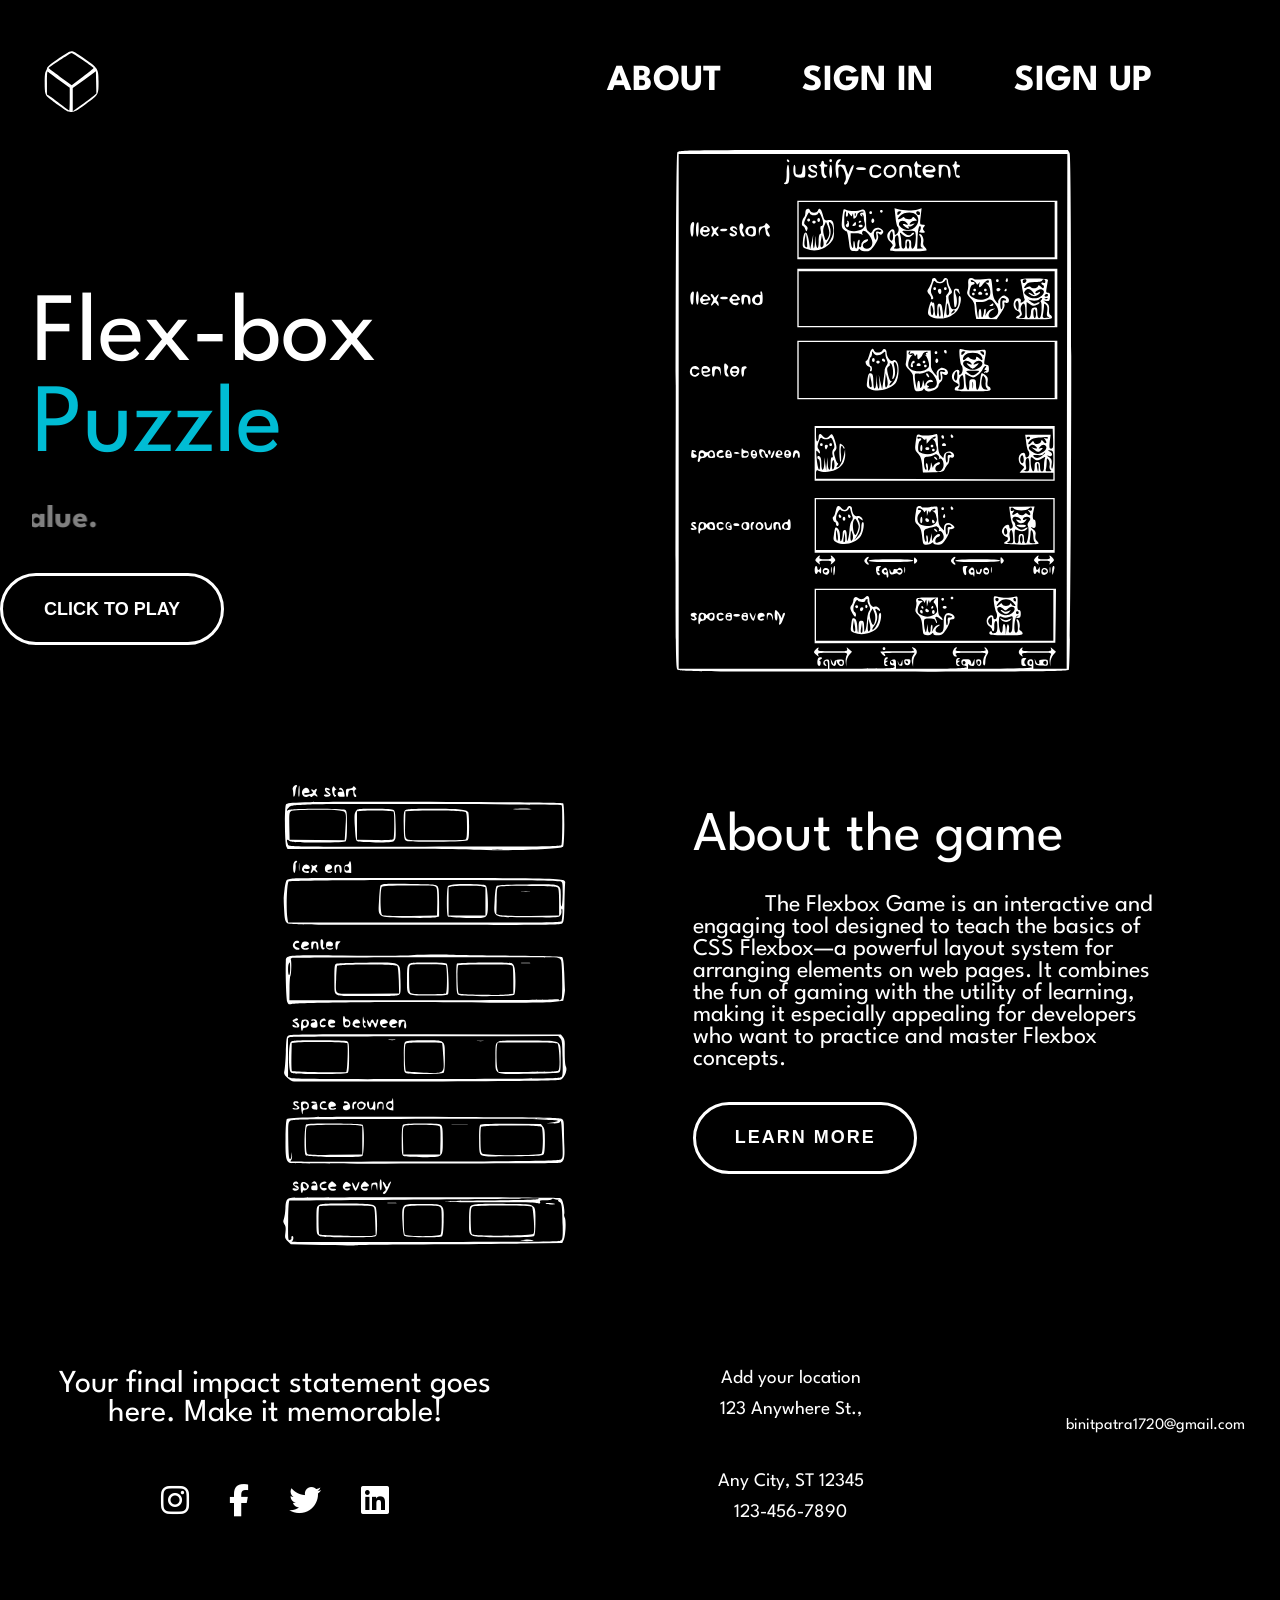
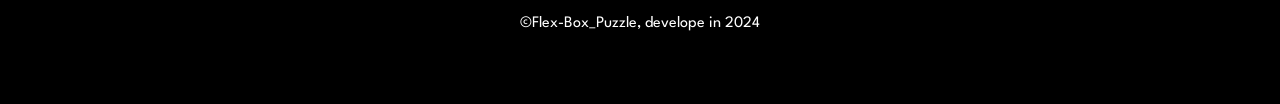
<file: front_page/index.html>
<!DOCTYPE html>
<html lang="en">

<head>
    <meta charset="UTF-8">
    <meta name="viewport" content="width=device-width, initial-scale=1.0">
    <title>Flex-box Puzzle</title>
    <link rel="stylesheet" href="https://cdnjs.cloudflare.com/ajax/libs/font-awesome/6.7.2/css/all.min.css"
        integrity="sha512-Evv84Mr4kqVGRNSgIGL/F/aIDqQb7xQ2vcrdIwxfjThSH8CSR7PBEakCr51Ck+w+/U6swU2Im1vVX0SVk9ABhg=="
        crossorigin="anonymous" referrerpolicy="no-referrer" />
    <link href="https://fonts.googleapis.com/css2?family=League+Spartan:wght@400;700&display=swap" rel="stylesheet">
    <link rel="stylesheet" href="style1.css">

   <body>
    <!-- navbar -->
    <section class="nav-sec">
        <nav>
            <div class="logo">
                <img src="logo.svg" alt="Website Logo">
            </div>
            <label for="toggler"><i class="fa-solid fa-bars"></i></label>
            <input type="checkbox" id="toggler">
            <div class="nav-links">

                <a href="#">ABOUT</a>
                <a href="#">SIGN IN</a>
                <a href="#">SIGN UP</a>
            </div>
        </nav>
    </section>

    <!-- body-1 -->
    <section class="body1">
        <div class="co">
            <div class="co0">Flex-box <span>Puzzle</span></div>
            <div class="co1">
                <marquee behavior="scroll" direction="right">Expertise. Commitment. Value.</marquee>
            </div>
            <a href="/Flexbox_Puzzle_Game-b-u-g-b-o-u-n-t-y/level_page/level.html"><button class="body1-button">click to
                    play</button></a>
        </div>
        <div class="img">
            <img src="first.svg">
        </div>
    </section>
    <!-- body-2 -->
    <section class="body2">
        <div class="img2">
            <img src="second.svg" alt="">
        </div>
        <div class="co-0">
            <div class="co2">About the game</div>
            <div class="co3">&nbsp; &nbsp; &nbsp; &nbsp; &nbsp; &nbsp; The Flexbox Game is an interactive and engaging
                tool designed to teach the basics of CSS Flexbox—a
                powerful layout system for arranging elements on
                web pages. It combines the fun of gaming with the
                utility of learning, making it especially appealing for
                developers who want to practice and master Flexbox
                concepts.</div>
            <button>Learn more</button>
        </div>
    </section>
    <!-- upper footer part -->
    <footer class="upper-footer">
        <section1 class="upper-footer-content1">
            <div class="upper-footer-content1-01">Your final impact statement goes
                here. Make it memorable!</div>
            <div class="upper-footer-content1-socialmedia-links">
                <ul>
                    <a href="#"><i class="fa-brands fa-instagram" id="social"></i></a>
                    <a href="#"><i class="fa-brands fa-facebook-f" id="social"></i></a>
                    <a href="#"><i class="fa-brands fa-twitter" id="social"></i></a>
                    <a href="#"><i class="fa-brands fa-linkedin" id="social"></i></a>
                </ul>
            </div>
        </section1>
        <section2 class="upper-footer-content2">
            <div class="upper-footer-upper-content">
                <div>Add your location</div>
                <div>123 Anywhere St.,</div>
            </div>
            <div class="upper-footer-lower-content">
                <div>Any City, ST 12345</div>
                <div>123-456-7890</div>
            </div>
        </section2>
        <section3 class="upper-footer-content3">
            <a href="binitpatra1720@gmail.com" target="blank">binitpatra1720@gmail.com</a>
        </section3>
    </footer>
    <!-- footer part -->
    <footer2>
        <div>
            <span>&copy;Flex-Box_Puzzle, develope in 2024 </span>
        </div>
    </footer2>
    </body>

</html>
</file>
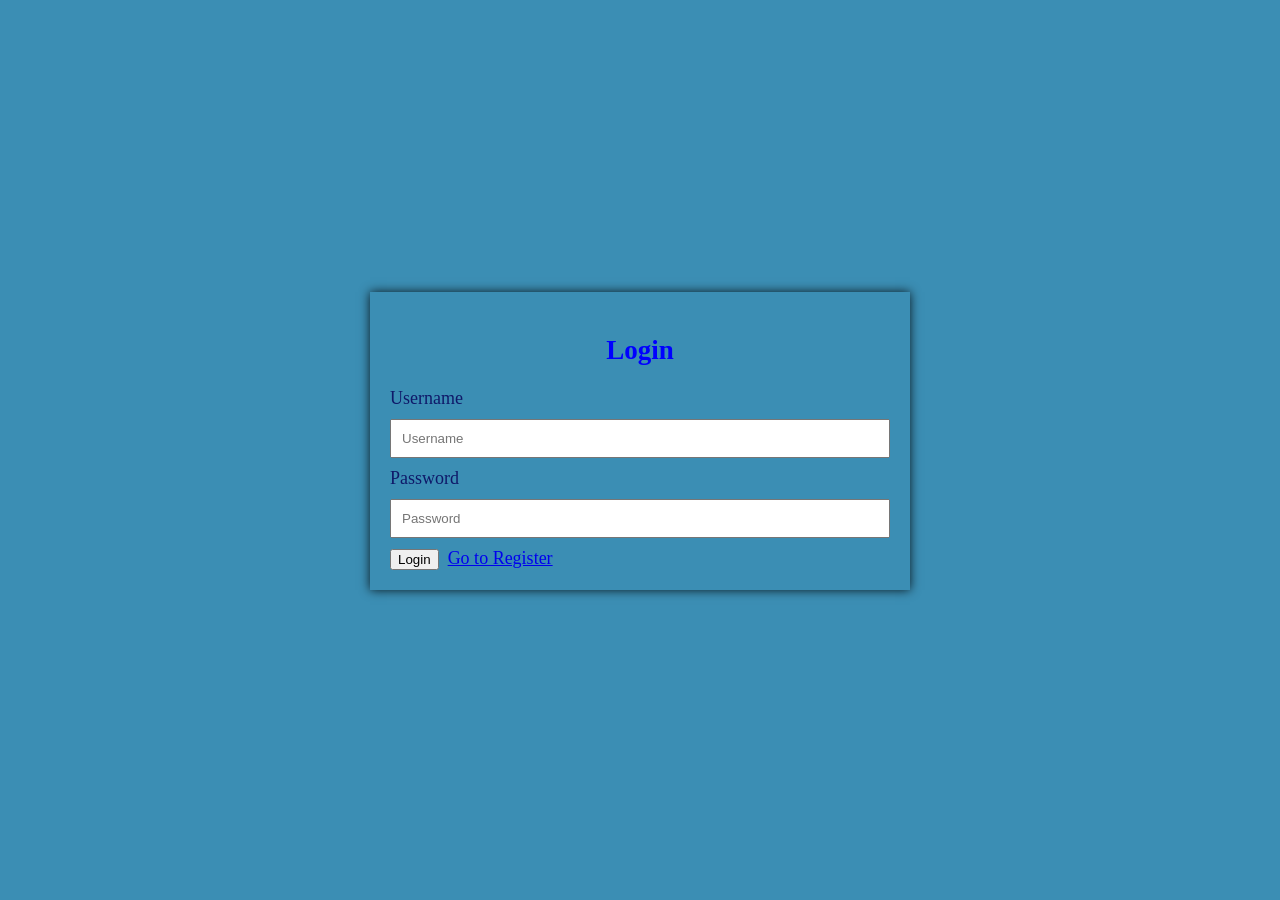
<file: font_page/login.html>
<html>
  <head>
    <title>Login</title>
    <style>
      body {
        display: flex;
        justify-content: center;
        align-items: center;
        background-color: #3b8eb4;
      }
      form {
        width: 500px;
        padding: 20px;
        box-shadow: 0 0 10px rgba(0, 0, 0, 0.836);
      }
      input {
        width: 100%;
        margin: 10px 0;
        padding: 10px;
        box-sizing: border-box;
      }

      #loginForm{
        color: rgb(15, 25, 105);
        font-size: large;
      }
    </style>
  </head>
  <body>
    <form id="loginForm">
      <h2 style="color: blue; text-align: center;">Login</h2>
      <label for="username">Username</label>
      <input type="text" id="username" placeholder="Username" required />
      <label for="password">Password</label>
      <input type="password" id="password" placeholder="Password" required />
      <button type="submit">Login</button>
      &nbsp;<a href="register.html">Go to Register</a>
    </form>

    <script>
      document
        .getElementById("loginForm")
        .addEventListener("submit", function (event) {
          event.preventDefault();
          const username = document.getElementById("username").value;
          const password = document.getElementById("password").value;

          const user = localStorage.getItem(username);

          if (user) {
            const parsedUser = JSON.parse(user);
            if (parsedUser.password === password) {
              localStorage.setItem("user", JSON.stringify(parsedUser));
              window.location.href = "/Flexbox_Puzzle_Game-b-u-g-b-o-u-n-t-y/level_page/level.html";
            } else {
              alert("Incorrect password !!! plz Try again");
            }
          } else {
            alert("User not found");
          }
        });
    </script>
  </body>
</html>
</file>
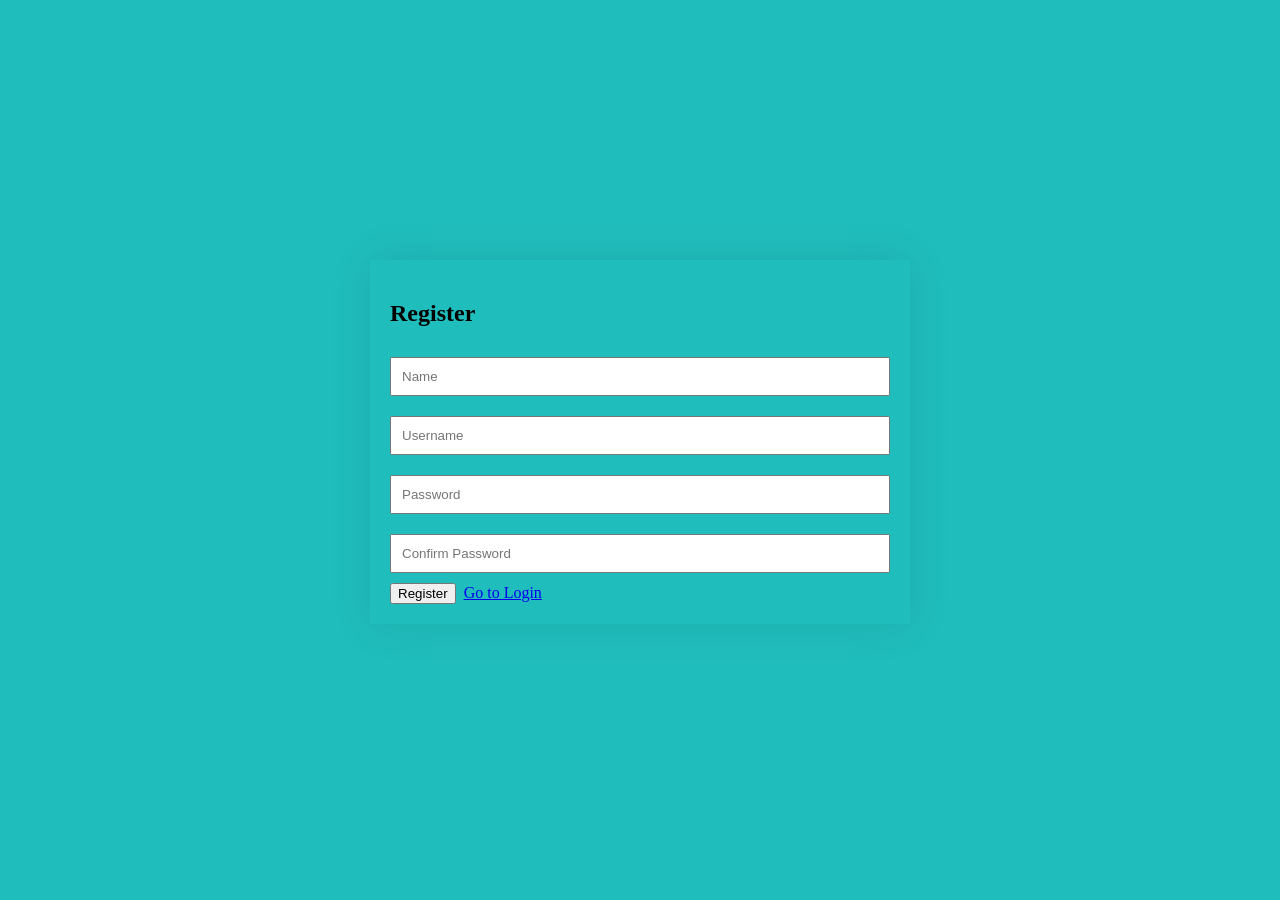
<file: font_page/register.html>
<html>
  <head>
    <title>Register</title>
    <style>
      body {
        display: flex;
        justify-content: center;
        align-items: center;
        background-color: #20bdbd;
      }
      form {
        width: 500px;
        padding: 20px;
        box-shadow: 0 0 40px rgba(0, 0, 0, 0.1);
        color: rgb(0, 0, 0);
      }
      input {
        width: 100%;
        margin: 10px 0;
        padding: 10px;
        box-sizing: border-box;
      }
    </style>
  </head>
  <body>
    <form id="registerForm">
      <h2>Register</h2>
      <input type="text" id="name" placeholder="Name" required />
      <input type="text" id="username" placeholder="Username" required />
      <input type="password" id="password" placeholder="Password" required />
      <input
        type="password"
        id="confirmPassword"
        placeholder="Confirm Password"
        required
      />
      <button type="submit">Register</button>
      &nbsp;<a href="login.html">Go to Login</a>
    </form>

    <script>
      document
        .getElementById("registerForm")
        .addEventListener("submit", function (event) {
          event.preventDefault();
          const name = document.getElementById("name").value;
          const username = document.getElementById("username").value;
          const password = document.getElementById("password").value;
          const confirmPassword =
            document.getElementById("confirmPassword").value;

          if (password !== confirmPassword) {
            alert("Passwords do not match");
            return;
          }

          const user = {
            name: name,
            username: username,
            password: password,
          };

          localStorage.setItem(username, JSON.stringify(user));
          alert("Registration successful! Please login.");
          window.location.href = "login.html";
        });
    </script>
  </body>
</html>
</file>
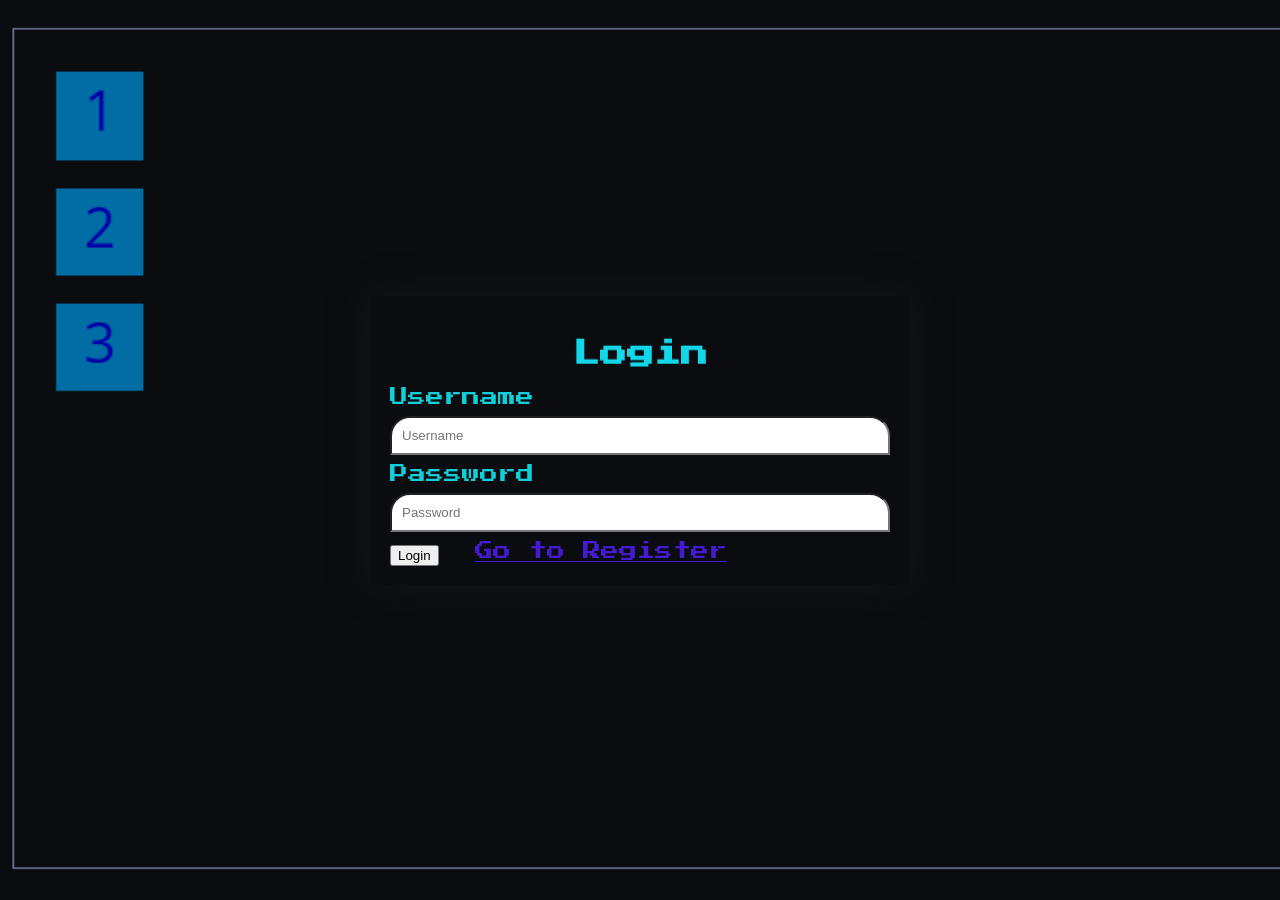
<file: front_page/login.html>
<html>
  <head>
    <title>Login</title>
    <style>
    @import url('https://fonts.googleapis.com/css2?family=Montserrat:ital,wght@0,100..900;1,100..900&family=Press+Start+2P&display=swap');

      body {
        display: flex;
        justify-content: center;
        align-items: center;
        background-color: #305862f9;
        background-image: url(LOREGI.png);
        background-size: cover;
        font-family: "Press Start 2P", serif;
      }
      form {
        width: 500px;
        padding: 20px;
        box-shadow: 0 0 30px rgba(20, 26, 25, 0.837);
      }
      input {
        width: 100%;
        margin: 10px 0;
        padding: 10px;
        box-sizing: border-box;
      }

      #loginForm{
        color: rgb(16, 207, 217);
        font-size: large;
      }
      #loginForm input{
        border-top-left-radius: 20px;
        border-top-right-radius: 20px;
      }
    
    </style>
  </head>
  <body>
    <form id="loginForm">
      <marquee behavior="slide" direction="up">
        <h2 style="color: rgb(18, 215, 233); text-align: center;">Login</h2>
      </marquee>
      
      <label for="username">Username</label>
      <input type="text" id="username" placeholder="Username" required />
      <label for="password">Password</label>
      <input type="password" id="password" placeholder="Password" required />
      <button type="submit">Login</button>
      &nbsp;<a href="register.html" style="color: rgb(69, 26, 211);">Go to Register</a>
    </form>

    <script>
      document
        .getElementById("loginForm")
        .addEventListener("submit", function (event) {
          event.preventDefault();
          const username = document.getElementById("username").value;
          const password = document.getElementById("password").value;

          const user = localStorage.getItem(username);

          if (user) {
            const parsedUser = JSON.parse(user);
            if (parsedUser.password === password) {
              localStorage.setItem("user", JSON.stringify(parsedUser));
              window.location.href = "/level_page/level.html";
            } else {
              alert("Incorrect password !!! plz Try again");
            }
          } else {
            alert("User not found");
          }
        });
    </script>
  </body>
</html>
</file>
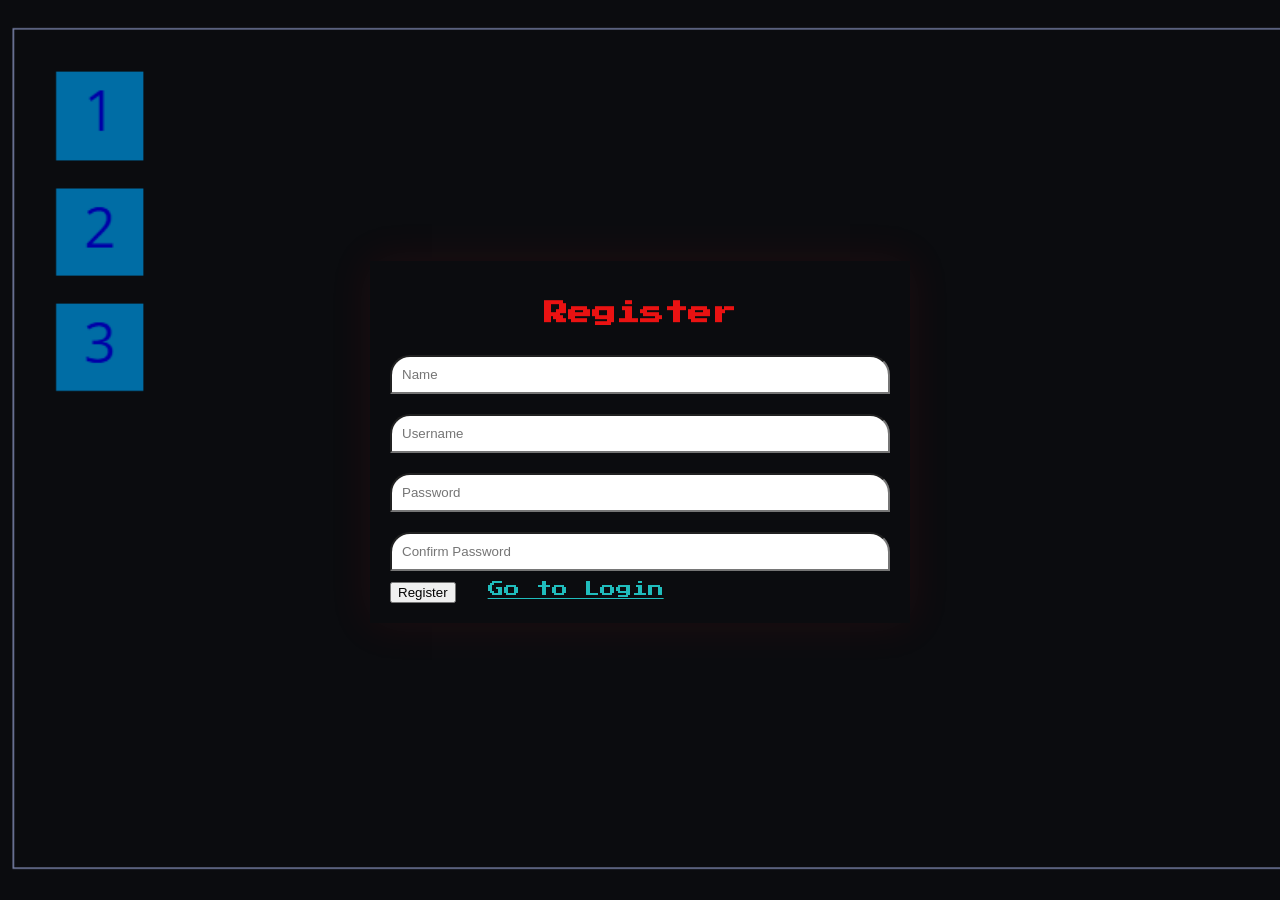
<file: front_page/register.html>
<html>
  <head>
    <title>Register</title>
    <style>
     @import url('https://fonts.googleapis.com/css2?family=Montserrat:ital,wght@0,100..900;1,100..900&family=Press+Start+2P&display=swap');
      body {
        display: flex;
        justify-content: center;
        align-items: center;
        background-color: #20bdbd;
        background-image: url(LOREGI.png);
        background-size: cover;
        font-family: "Press Start 2P", serif;
      }
      form {
        width: 500px;
        padding: 20px;
        box-shadow: 0 0 40px rgba(203, 33, 33, 0.1);
        color: rgb(234, 18, 18);
      }
      input {
        width: 100%;
        margin: 10px 0;
        padding: 10px;
        box-sizing: border-box;
      }

      #registerForm input{
        border-top-left-radius: 20px;
        border-top-right-radius: 20px;
      }
    </style>
  </head>
  <body>
    <form id="registerForm">
      <marquee behavior="slide" direction="up"><h2 style="text-align: center;">Register</h2></marquee>
      <input type="text" id="name" placeholder="Name" required />
      <input type="text" id="username" placeholder="Username" required />
      <input type="password" id="password" placeholder="Password" required />
      <input
        type="password"
        id="confirmPassword"
        placeholder="Confirm Password"
        required
      />
      <button type="submit">Register</button>
      &nbsp;<a href="login.html" style="color: #20bdbd;">Go to Login</a>
    </form>

    <script>
      document
        .getElementById("registerForm")
        .addEventListener("submit", function (event) {
          event.preventDefault();
          const name = document.getElementById("name").value;
          const username = document.getElementById("username").value;
          const password = document.getElementById("password").value;
          const confirmPassword =
            document.getElementById("confirmPassword").value;

          if (password !== confirmPassword) {
            alert("Passwords do not match");
            return;
          }

          const user = {
            name: name,
            username: username,
            password: password,
          };

          localStorage.setItem(username, JSON.stringify(user));
          alert("Registration successful! Please login.");
          window.location.href = "login.html";
        });
    </script>
  </body>
</html>
</file>
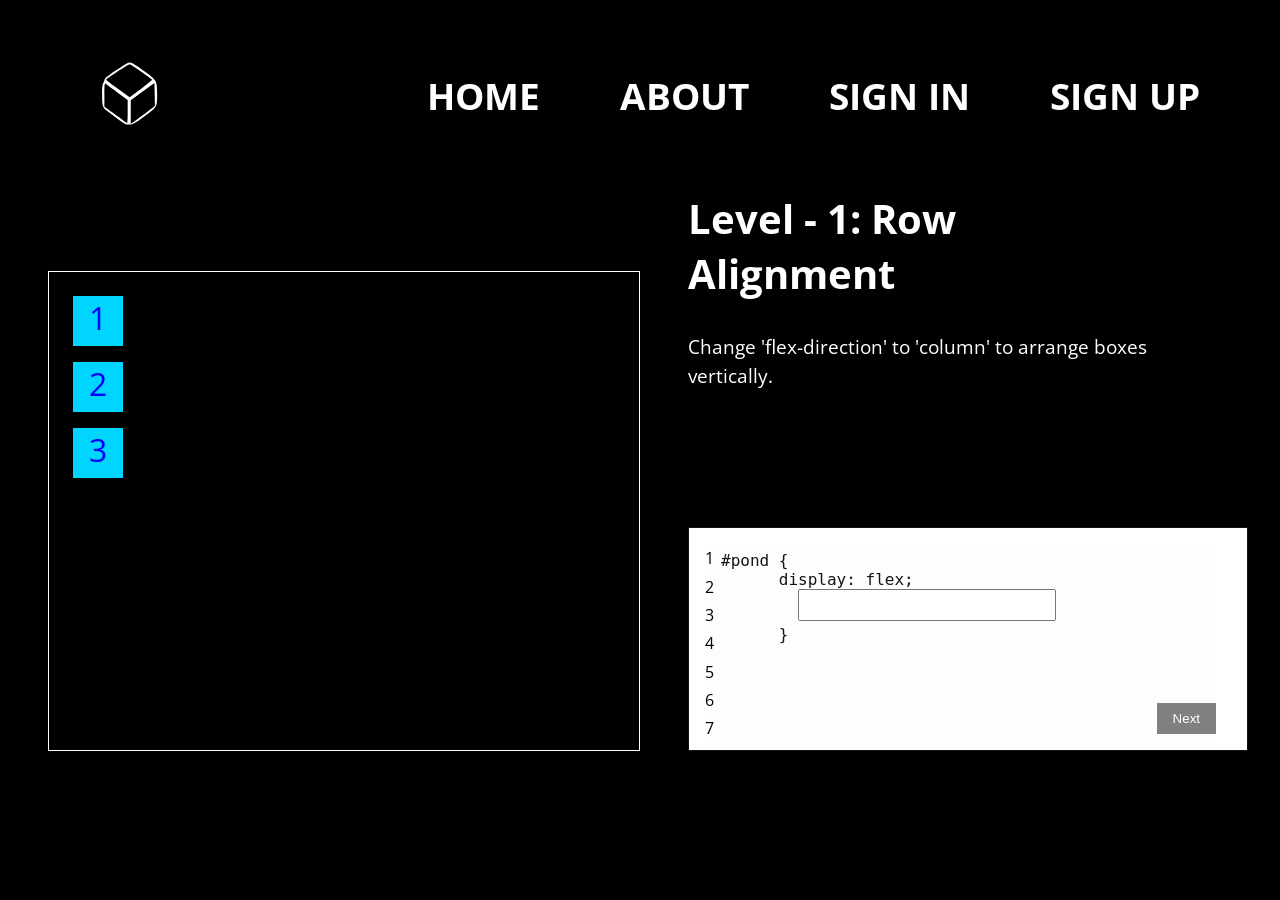
<file: level page/level.html>
<!DOCTYPE html>
<html lang="en">
<head>
    <meta charset="UTF-8">
    <meta name="viewport" content="width=device-width, initial-scale=1.0">
    <title>Flex-box Puzzle</title>
    <link rel="stylesheet" href="https://cdnjs.cloudflare.com/ajax/libs/font-awesome/6.7.2/css/all.min.css" integrity="sha512-Evv84Mr4kqVGRNSgIGL/F/aIDqQb7xQ2vcrdIwxfjThSH8CSR7PBEakCr51Ck+w+/U6swU2Im1vVX0SVk9ABhg==" crossorigin="anonymous" referrerpolicy="no-referrer" />
    <link rel="preconnect" href="https://fonts.googleapis.com">
    <link rel="stylesheet" href="level_style.css">
</head>

<body>
    <!-- Navbar -->
    <nav>
        <div class="navsvg">
            <img src="/front_page/svg/logo.svg" alt="Logo">
        </div>
        <label for="toggler"><i class="fa-solid fa-bars"></i></label>
        <input type="checkbox" id="toggler">
        <div class="menu">
            <a href="index.html">HOME</a>
            <a href="#">ABOUT</a>
            <a href="#">SIGN IN</a>
            <a href="#">SIGN UP </a>
        </div>
    </nav>
<main id="all">
    <!-- js literal create. -->
  
</main>
<div class="next">
    <button id="next" style="z-index: 1;">Next</button>
</div>
<section class="popup-container" id="popup">
    <div class="popup-outer-border">
        <div class="popup-inner-border">
            <p><i class="fa-solid fa-check"></i>  Congratulation! Correct Answer</p>
            <button class="button" id="close-popup-btn">click</button>
        </div></div>
</section>
    <script src="script.js"></script>
</body>

</html>
</file>
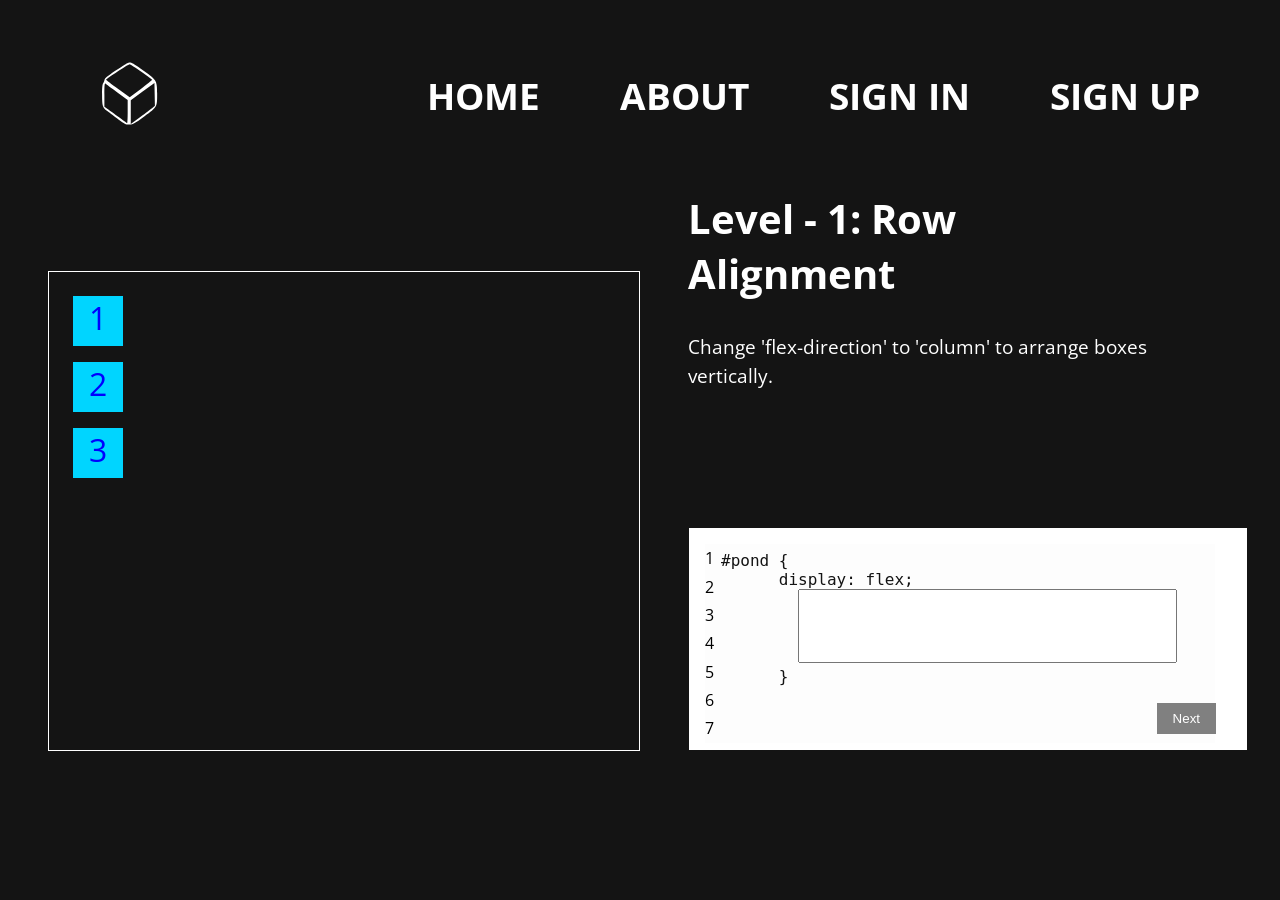
<file: level_page/level.html>
<!DOCTYPE html>
<html lang="en">
<head>
    <meta charset="UTF-8">
    <meta name="viewport" content="width=device-width, initial-scale=1.0">
    <title>Flex-box Puzzle</title>
    <link rel="stylesheet" href="https://cdnjs.cloudflare.com/ajax/libs/font-awesome/6.7.2/css/all.min.css" integrity="sha512-Evv84Mr4kqVGRNSgIGL/F/aIDqQb7xQ2vcrdIwxfjThSH8CSR7PBEakCr51Ck+w+/U6swU2Im1vVX0SVk9ABhg==" crossorigin="anonymous" referrerpolicy="no-referrer" />
    <link rel="preconnect" href="https://fonts.googleapis.com">
    <link rel="stylesheet" href="style.css">
</head>

<body>
    <!-- Navbar -->
    <nav>
        <div class="navsvg">
            <img src="logo.svg" alt="Logo">
        </div>
        <label for="toggler"><i class="fa-solid fa-bars"></i></label>
        <input type="checkbox" id="toggler">
        <div class="menu">
            <a href="/front_page/index.html">HOME</a>
            <a href="#">ABOUT</a>
            <a href="#">SIGN IN</a>
            <a href="#">SIGN UP </a>
        </div>
    </nav>
<main id="all">
    <!-- js literal create. -->
  
</main>
<div class="next">
    <button id="next" style="z-index: 1;">Next</button>
</div>
<section class="popup-container" id="popup">
<div class="popup-outer-border">
    <div class="popup-inner-border">
        <p><i class="fa-solid fa-check"></i>  Congratulation! Correct Answer</p>
        <button class="button" id="close-popup-btn">click</button>
    </div>
</div>
</section>
    <script src="script.js"></script>
</body>

</html>
</file>
<file: front_page/style1.css>
* {
    margin: 0;
    padding: 0;
    box-sizing: border-box;
}

body {
    background-color: black;
    color: white;
    font-family: 'League Spartan', sans-serif;
}
nav {
    display: flex;
    justify-content: space-between;
    align-items: center;
    padding: 1rem 2rem;
}
nav > .logo{
    display: flex;
    justify-content: flex-start;
}
.logo img {
    background-color: black;
    animation: upin 1s ease-out forwards;
}
@keyframes upin {
    0% {
      opacity: 0;
      transform: translatey(-100%);
    }
    100% {
      opacity: 1;
      transform: translatey(0);
    }
  }
.nav-links {
    display: flex;
    gap: 2.5rem;
    padding: 3rem;
    animation: downin 1s ease-out forwards;
}
@keyframes downin {
    0% {
      opacity: 0;
      transform: translatey(100%);
    }
    100% {
      opacity: 1;
      transform: translatey(0);
    }
  }
.nav-links a {
    text-decoration: none;
    color: white;
    font-size: 2rem;
    transition: color 0.3s ease;
    font-weight: bolder;
}

.nav-links a:hover {
    color: #00bcd4;
}

.body1{
    display: flex;
    justify-content: space-evenly;
    align-items: center;
    padding-bottom: 7rem ;
}
.co{
    width: 9rem;
}
.co0{
    padding: 5rem 0rem 0rem 2rem;
    font-size: 6.125rem;
    width: 30rem;
    animation: slideIn 1s ease-out forwards;
}
@keyframes slideIn {
    0% {
      opacity: 0;
      transform: translateX(-100%);
    }
    100% {
      opacity: 1;
      transform: translateX(0);
    }
  }
.co .co0 span{
    color: #00bcd4;
}
.co1{
    font-size: 2rem;
    width: 30rem;
    padding: 2rem 0rem 2rem 2rem;
    color: grey;
    font-weight: bold;
}

.co button{
    font-size: 18px;
    text-transform: uppercase;
    display: inline-block;
    text-align: center;
    font-weight: bold;
    padding: 0.7em 2em;
    border: 3px solid white;
    border-radius: 2px;
    position: relative;
    box-shadow: 0 2px 10px rgba(0, 0, 0, 0.16), 3px 6px rgba(0, 0, 0, 0.1);
    color: white;
    text-decoration: none;
    overflow: hidden;
    background-color: transparent;
    transition: 0.3s ease all;
    z-index: 1;
    border-radius: 50px;
    width: 14rem;
    height: 4.5rem;
}

.co button:before{
    transition: 0.5s all ease;
    position: absolute;
    top: 0;
    right: 100%;
    bottom: 0;
    opacity: 0;
    content: '';
    background-color: #00bcd4;
    z-index: -1;
}
.co button:hover,.co-0 button:focus{
    color: black;
    border: 3px solid black;
}
.co button:hover:before,.co-0 button:focus:before{
    transition: 1s all ease;
    left: 0;
    right: 0;
    opacity: 1;
}
.co button:active{
    transform: scale(0.9);
}
.img{
    margin: -2rem 15rem 0rem 33rem;

}
.img img{
    width: 25rem;
    height: 35rem;
    animation: downin 1s ease-out forwards;
}
.body2{
    display: flex;
    justify-content: space-evenly;
    align-items: center;
    padding: 3rem 0rem 5rem 10rem;
}

.img2{
    margin-top: -5rem;
}
.img2 img{
    width: 20rem;
    height: 30rem;
    animation: scroll linear;
    animation-timeline: view();
    animation-range: entry 0 cover 50%;
}
@keyframes scroll {
    from{
        opacity: 0;
        scale: 0.5;
    }
    to{
        opacity: 1;
        scale: 1;
    }
}
.co-0{
    display: flex;
    justify-content: center;
    flex-direction: column;
    width: 30rem;
    gap: 2rem;
    margin-top: -8rem;
    animation: scroll linear;
    animation-timeline: view();
    animation-range: entry 0 cover 50%;
}   
.co2{
    font-size: 3.5rem;
}
.co3{
    font-size: 1.5rem;
}
.co-0 button{
    font-size: 18px;
    letter-spacing: 2px;
    text-transform: uppercase;
    display: inline-block;
    text-align: center;
    font-weight: bold;
    padding: 0.7em 2em;
    border: 3px solid white;
    border-radius: 2px;
    position: relative;
    box-shadow: 0 2px 10px rgba(0, 0, 0, 0.16), 3px 6px rgba(0, 0, 0, 0.1);
    color: white;
    text-decoration: none;
    overflow: hidden;
    background-color: transparent;
    transition: 0.3s ease all;
    z-index: 1;
    border-radius: 50px;
    width: 14rem;
    height: 4.5rem;
}
.co-0 button:before{
    transition: 0.5s all ease;
    position: absolute;
    top: 0;
    right: 100%;
    bottom: 0;
    opacity: 0;
    content: '';
    background-color: #00bcd4;
    z-index: -1;
}
.co-0 button:hover,.co-0 button:focus{
    color: black;
    border: 3px solid black;
}
.co-0 button:hover:before,.co-0 button:focus:before{
    transition: 1s all ease;
    left: 0;
    right: 0;
    opacity: 1;
}
.co-0 button:active{
    transform: scale(0.9);
}
.upper-footer{
    display: flex;
    justify-content: space-evenly;
    animation: scroll linear;
    animation-timeline: view();
    animation-range: entry 0 cover 20%;
}
.upper-footer-content1{
    font-size: 2rem;
    width: 30rem;
    text-align: center;
}
.upper-footer-content1 div{
    padding-top: 2rem;
}
.upper-footer-content1-socialmedia-links ul{
    text-align: center;
    font-size: 2rem;
    padding: 1.5rem 0rem;
}
.upper-footer-content1-socialmedia-links ul a{
    color: white;
}
#social{
    padding: 0rem 1rem;
}

.upper-footer-content2{
    font-size: 1.2rem;
    width: 30rem;
}
.upper-footer-upper-content{
    padding: 2rem 0rem .5rem 0rem;
    text-align: center;
}
.upper-footer-lower-content{
    padding: 2rem 0rem .5rem 0rem;
    text-align: center;
}
.upper-footer-upper-content div,.upper-footer-lower-content div{
    padding-bottom: .9rem;
}
.upper-footer-content3{
    text-align: center;
    padding-top: 5rem;
}
.upper-footer-content3 a{
    text-decoration: none;
    color: white;
}
footer2{
    display: flex;
    justify-content: center;
    height: 10rem;
    font-size: 1rem;
    text-align: center;
    align-items: center;
}

.nav-links{
    display: flex;
    gap: 2rem;
}
.nav-links a{
    text-decoration: none;
    color: white;
    font-size: 2.3rem;
    margin-right: 3rem;
    font-weight: bold;
}
nav {
    align-items: center;
}
#toggler,label {
    display: none;
}

/* responsive designs */
@media (max-width: 768px) {
    .body1, .body2{
        display: flex;
        flex-direction: column;
        margin-left: -15rem;
        padding-bottom: -2rem;
    }

    .nav-links a{
        width: max-content;
    }
    .co0 , .co1 , .body1-button {
        width: max-content;
        margin-left: -10rem;
    }
    .img img{
        padding-top: 5rem;
        margin-left: -7rem;
    }
    .co-0{
        padding: 10rem 0rem 0rem 4rem;
    }
}

@media (max-width: 480px) {
    label {
        display: inline-block;
        cursor: pointer;
        position: fixed;
        top: 2rem;
        right: .8rem;
        z-index: 10;
        width: 2.5rem;
        height: 2rem;
    }

    label i {
        font-size: 2.5rem;
    }

    .nav-links {
        display: none;
        flex-direction: column;
        position: fixed;
        top: 4rem;
        right: 0;
        background-color: #141414;
        width: 200px;
        gap: 1rem;
        padding: 1rem;
    }
    #toggler:checked ~ .nav-links {
        display: flex;
    }

    .nav-links a {
        text-align: center;
        font-size: 1.6rem;
        padding: 1rem 2.2rem 0rem 2.2rem;
    }
    .co .co0{
        font-size: 3rem ;
        margin-left: 4rem;
        max-width: 20rem;
    }

    .co .co1{
        font-size: 1.5rem;
        margin-left: .1rem;
    }
    .co button{
        margin-left: 4.5rem;
    }
    .img img {
        margin-left: -2rem;
    }
    .img2 img{
        margin-left: 5rem;
    }
    .co2{
        font-size: 3rem;
        margin-left: 4rem;
        max-width: 20rem;
    }
    .co3{
        font-size: 1.2rem;
        margin-left: 4rem;
        max-width: 20rem;
    }
    .co-0 button{
        margin-left: 4rem;
    }
    .upper-footer{
        display: flex;
        flex-direction: column;
    }
}
</file>
<file: level page/level_style.css>
@import url('https://fonts.googleapis.com/css2?family=Open+Sans:ital,wght@0,300..800;1,300..800&family=Ubuntu:ital,wght@0,300;0,400;0,500;0,700;1,300;1,400;1,500;1,700&display=swap');

* {
    margin: 0;
    padding: 0;
    box-sizing: border-box;
}
body {
    margin: 2rem;
    background-color: #000000;
    color: white;
    /* overflow: hidden; */
    font-family: "Open Sans", serif;
    padding: 0;
}
code{
    color: #00d5ff;
}
/* Navbar */
.navsvg img {
    width:  100px;
    height: 90px;
    margin: 0rem 0rem 0rem 3rem;
}

nav {
    display: flex;
    justify-content: space-between;
    align-items: center;
    padding: 1rem 0;
}

.menu {
    display: flex;
    gap: 2rem;
}

.menu a {
    text-decoration: none;
    color: white;
    font-size: 2.3rem;
    margin-right: 3rem;
    font-weight: bold;
}

#toggler, label {
    display: none;
}
.coding-pre{
    margin-top: -12rem;
    margin-left: 1rem;
}

.coding{
    background-color: white;
    color: #141414;
    width: 35rem;
}
.next{
    display: flex;
    justify-content: flex-end;
    margin-top: -3rem;
    margin-right: 2rem;
    z-index: 5;
}
.game{
    display: flex;
    gap: 2rem;
}
.center-part{
    display: flex;
    flex-direction: column;
}
.display-0{
   max-width: auto;
   height: 500px;
   display: flex;

   /* justify-content: center; */
}
.display{
    margin: 7rem 1rem 0 1rem ;
    height: 30rem !important;
}
.element{
    width: 50px;
    height: 50px;
    background-color: #00d5ff;
    margin: 8px;
    transition: all 0.5s ease;
    color: blue;
    font-size: xx-large;
    text-align: center;
}
.code{
    max-width: 30rem;
}
/* Center Part */
.center-part {
    display: flex;
    gap: 2rem;
    margin-top: 2rem;
    flex-direction: column;
    justify-content: flex-end;
}

.display {
    flex: 1;
    border: 1px solid white;
    height: 20rem;
    padding: 1rem;
}

.code {
    flex: 1;
}

    .level {
        font-size: 2.5rem;
        font-weight: bold;
        margin-bottom: 2rem;
    }

.code p {
    font-size: 1.2rem;
    line-height: 1.5;
}

.code-code1 {
    color: rgba(245, 222, 179, 0.32);
}

.coding {
    margin-top: 1rem;
    border: 1px solid ;
    padding: 1rem;
    height: 14rem;
}

.lines ul {
    list-style: none;
    padding-left: 0;
    background-color: rgba(245, 245, 245, 0.21);
    color: black;
    margin-right: 1rem;
}

.lines li {
    padding: 0.2rem 0;
}

.coding-pre {
    font-size: 1rem;
}

.next button {
    background-color: grey;
    color: white;
    padding: 0.5rem 1rem;
    border: none;
    cursor: pointer;
    z-index: 7;
}

.next button:hover {
    background-color: darkgrey;
}

#textarea{
    resize: none;
}
.popup-container{
    position: fixed;
    background-color: #141414de;
    top: 0;
    bottom: 0;
    left: 0;
    right: 0;
    display: none;    
}
.popup-container.show-popup{
    display: block;
}
.popup-outer-border {
   background-color: rgba(61, 61, 61, 0.753);
    height: 13rem;
    border: 1px solid rgb(0, 255, 110);
    padding: 1.5rem;
    position: absolute;
    left: 50%;
    top: 50%;
    /* display: ; */
    transform: translate(-50%,-50%);
    max-width: 100%;
    width: 30rem;
}
.popup-inner-border {
    border: 1px solid rgb(0, 255, 110);
    /* width: 18rem; */
    background-color: #000000d7;
    height: 9.5rem;
    border-radius: 2%;
}
.popup-inner-border p {
    color: #00d5ff;
    text-align: center;
    margin: 1.5rem;
    font-size: 25px;
}
.popup-inner-border button{
    position: absolute;
    left: 40%;
    top: 60%;
    background-color: transparent;
    font-size: 1rem;
    font-weight: bold;
    border: 2px solid white;
    color: rgb(132, 173, 209);
    width: 5rem;
    height: 2rem;
    transition: .4s linear;
}
.popup-inner-border button:hover{
    background-color: #00bcd4;
    color: black;
    border: 2px solid #00bcd4;

}

@media screen and (max-width: 768px) {
    body{
        overflow: scroll;
    }
    #toggler {
        display: none;
    }
    label {
        display: inline-block;
        cursor: pointer;
        position: fixed;
        top: 1rem;
        right: 1rem;
        z-index: 1000;
        width: 3rem;
        height: 3rem;
    }
    label i{
        font-size: 1.5rem;
    }
    .menu {
        display: none;
        flex-direction: column;
        position: fixed;
        top: 3rem;
        right: 0;
        background-color: #141414;
        width: 200px;
        gap: 1rem;
        padding: 1rem;
    }

    #toggler:checked ~ .menu {
        display: flex;
    }

    .menu a {
        text-align: center;
        font-size: 1rem;
    }
    .game{
        display: flex;
        flex-direction: column ;
        justify-content: center;
    }
    .display{
        margin: -.5rem;
    }
    .coding{
        width: auto;
    }
}
@media screen and (max-width: 480px) {
    body {
        margin: 1rem;
    }

    .display {
        padding: 1rem;
    }

    .coding {
        padding: 1rem;
        width: auto;
    }

    .level {
        font-size: 1.2rem;
    }

    .code p {
        font-size: 0.9rem;
    }

    .code li {
        font-size: 0.9rem;
    }

    .coding-pre {
        font-size: 0.8rem;
    }
    #textarea{
        width: 13rem;
    }

}
@media screen and (max-width: 240px){
    body {
        margin: 1rem;
    }

    .display {
        padding: 1rem;
    }

    .coding {
        padding: 1rem;
        width: auto;
    }

    .level {
        font-size: 1.2rem;
    }

    .code p {
        font-size: 0.9rem;
    }

    .code li {
        font-size: 0.9rem;
    }

    .coding-pre {
        font-size: 0.8rem;
    }
    #textarea{
        width: 6rem;
    }

    
}
</file>
<file: level_page/style.css>
@import url('https://fonts.googleapis.com/css2?family=Open+Sans:ital,wght@0,300..800;1,300..800&family=Ubuntu:ital,wght@0,300;0,400;0,500;0,700;1,300;1,400;1,500;1,700&display=swap');

* {
    margin: 0;
    padding: 0;
    box-sizing: border-box;
}
body {
    margin: 2rem;
    background-color: #141414;
    color: white;
    /* overflow: hidden; */
    font-family: "Open Sans", serif;
    padding: 0;
}
code{
    color: #00d5ff;
}
/* Navbar */
.navsvg img {
    width:  100px;
    height: 90px;
    margin: 0rem 0rem 0rem 3rem;
}

nav {
    display: flex;
    justify-content: space-between;
    align-items: center;
    padding: 1rem 0;
}

.menu {
    display: flex;
    gap: 2rem;
}

.menu a {
    text-decoration: none;
    color: white;
    font-size: 2.3rem;
    margin-right: 3rem;
    font-weight: bold;
}

#toggler, label {
    display: none;
}
.coding-pre{
    margin-top: -12rem;
    margin-left: 1rem;
}

.coding{
    background-color: white;
    color: #141414;
    width: 35rem;
}
.next{
    display: flex;
    justify-content: flex-end;
    margin-top: -3rem;
    margin-right: 2rem;
    z-index: 5;
}
.game{
    display: flex;
    gap: 2rem;
}
.center-part{
    display: flex;
    flex-direction: column;
}
.display-0{
   max-width: auto;
   height: 500px;
   display: flex;

   /* justify-content: center; */
}
.display{
    margin: 7rem 1rem 0 1rem ;
    height: 30rem !important;
}
.element{
    width: 50px;
    height: 50px;
    background-color: #00d5ff;
    margin: 8px;
    transition: all 0.5s ease;
    color: blue;
    font-size: xx-large;
    text-align: center;
}
.code{
    max-width: 30rem;
}
/* Center Part */
.center-part {
    display: flex;
    gap: 2rem;
    margin-top: 2rem;
    flex-direction: column;
    justify-content: flex-end;
}

.display {
    flex: 1;
    border: 1px solid white;
    height: 20rem;
    padding: 1rem;
}

.code {
    flex: 1;
}

    .level {
        font-size: 2.5rem;
        font-weight: bold;
        margin-bottom: 2rem;
    }

.code p {
    font-size: 1.2rem;
    line-height: 1.5;
}

.code-code1 {
    color: rgba(245, 222, 179, 0.32);
}

.coding {
    margin-top: 1rem;
    border: 1px solid ;
    padding: 1rem;
    height: 14rem;
}

.lines ul {
    list-style: none;
    padding-left: 0;
    background-color: rgba(245, 245, 245, 0.21);
    color: black;
    margin-right: 1rem;
}

.lines li {
    padding: 0.2rem 0;
}

.coding-pre {
    font-size: 1rem;
}

.next button {
    background-color: grey;
    color: white;
    padding: 0.5rem 1rem;
    border: none;
    cursor: pointer;
    z-index: 7;
}

.next button:hover {
    background-color: rgb(98, 210, 255);
}

#textarea{
    resize: none;
}
.popup-container{
    position: fixed;
    background-color: #141414de;
    top: 0;
    bottom: 0;
    left: 0;
    right: 0;
    display: none;    
}
.popup-container.show-popup{
    display: block;
}
.popup-outer-border {
   background-color: rgba(61, 61, 61, 0.753);
    height: 13rem;
    border: 1px solid rgb(0, 255, 110);
    padding: 1.5rem;
    position: absolute;
    left: 50%;
    top: 50%;
    /* display: ; */
    transform: translate(-50%,-50%);
    max-width: 100%;
    width: 30rem;
}
.popup-inner-border {
    border: 1px solid rgb(0, 255, 110);
    /* width: 18rem; */
    background-color: #000000d7;
    height: 9.5rem;
    border-radius: 2%;
}
.popup-inner-border p {
    color: #00d5ff;
    text-align: center;
    margin: 1.5rem;
    font-size: 25px;
}
.popup-inner-border button{
    position: absolute;
    left: 40%;
    top: 60%;
    background-color: transparent;
    font-size: 1rem;
    font-weight: bold;
    border: 2px solid white;
    color: rgb(132, 173, 209);
    width: 5rem;
    height: 2rem;
    transition: .4s linear;
}
.popup-inner-border button:hover{
    background-color: #00bcd4;
    color: black;
    border: 2px solid #00bcd4;

}
textarea{
    font-size: 20px;
    font-weight: 200;
}

@media screen and (max-width: 768px) {
    body{
        overflow: scroll;
    }
    #toggler {
        display: none;
    }
    label {
        display: inline-block;
        cursor: pointer;
        position: fixed;
        top: 1rem;
        right: 1rem;
        z-index: 1000;
        width: 3rem;
        height: 3rem;
    }
    label i{
        font-size: 1.5rem;
    }
    .menu {
        display: none;
        flex-direction: column;
        position: fixed;
        top: 3rem;
        right: 0;
        background-color: #141414;
        width: 200px;
        gap: 1rem;
        padding: 1rem;
    }

    #toggler:checked ~ .menu {
        display: flex;
    }

    .menu a {
        text-align: center;
        font-size: 1rem;
    }
    .game{
        display: flex;
        flex-direction: column ;
        justify-content: center;
    }
    .display{
        margin: -.5rem;
    }
    .coding{
        width: auto;
    }
}
@media screen and (max-width: 480px) {
    body {
        margin: 1rem;
    }

    .display {
        padding: 1rem;
    }

    .coding {
        padding: 1rem;
        width: auto;
    }

    .level {
        font-size: 1.2rem;
    }

    .code p {
        font-size: 0.9rem;
    }

    .code li {
        font-size: 0.9rem;
    }

    .coding-pre {
        font-size: 0.8rem;
    }
    #textarea{
        width: 13rem;
    }

}
@media screen and (max-width: 240px){
    body {
        margin: 1rem;
    }

    .display {
        padding: 1rem;
    }

    .coding {
        padding: 1rem;
        width: auto;
    }

    .level {
        font-size: 1.2rem;
    }

    .code p {
        font-size: 0.9rem;
    }

    .code li {
        font-size: 0.9rem;
    }

    .coding-pre {
        font-size: 0.8rem;
    }
    #textarea{
        width: 6rem;
    }

    
}
</file>
